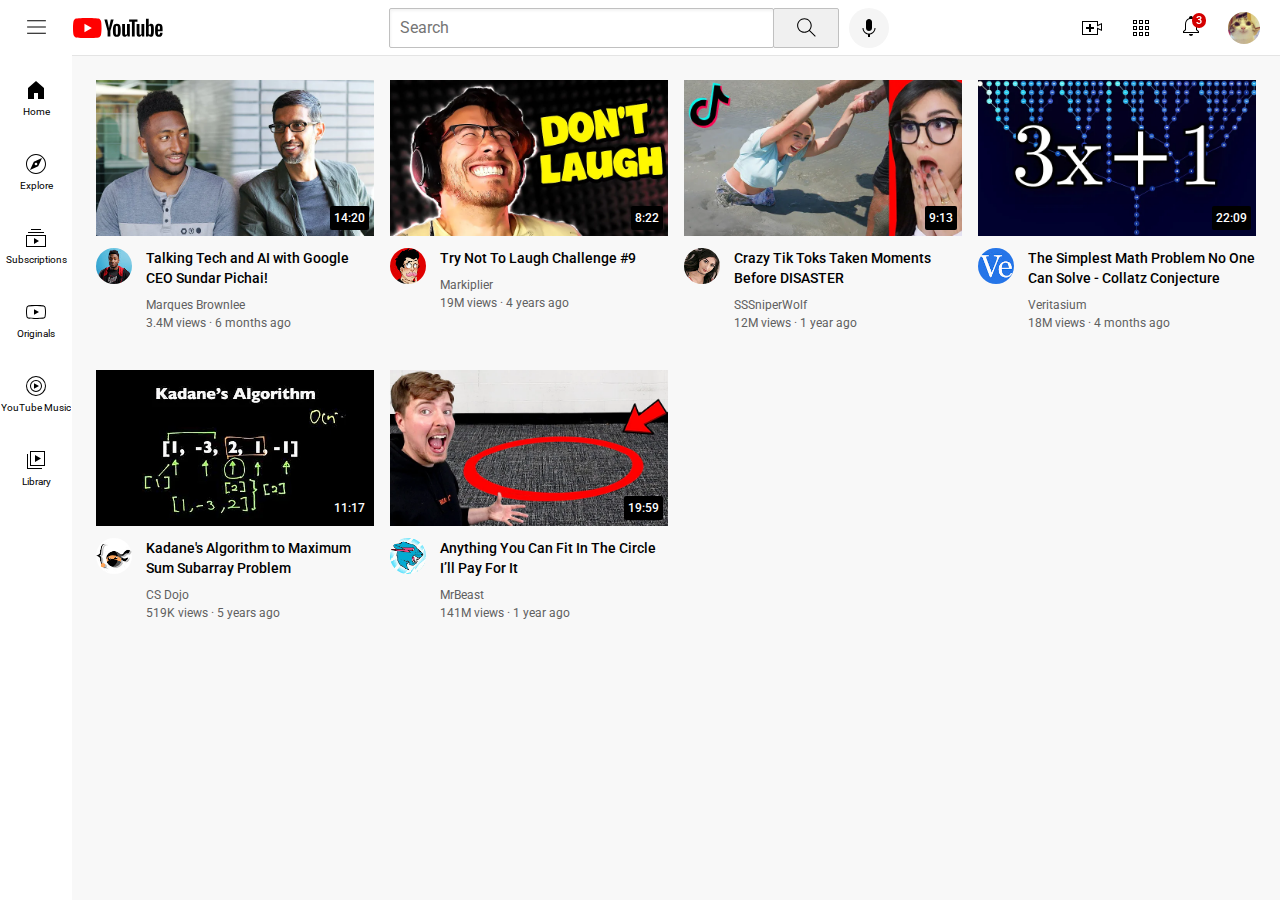
<file: index.html>
<!DOCTYPE html>
<html>
  <head>
    <title>YouTube.com Clone</title>

    <link rel="preconnect" href="https://fonts.googleapis.com">
    <link rel="preconnect" href="https://fonts.gstatic.com" crossorigin>
    <link href="https://fonts.googleapis.com/css2?family=Roboto:wght@400;500;700&display=swap" rel="stylesheet">

    <link rel="stylesheet" href="general.css">
    <link rel="stylesheet" href="header.css">
    <link rel="stylesheet" href="video.css">
    <link rel="stylesheet" href="sidebar.css">
  </head>
  <body>
    <div class="header">
      <div class="left-section">
        <img class="hamburger-menu" src="icons/hamburger-menu.svg">
        <img class="youtube-logo" src="icons/youtube-logo.svg">
      </div>
      <div class="middle-section">
        <input class="search-bar" type="text" placeholder="Search">
        <button class="search-button">
          <img class="search-icon" src="icons/search.svg">
          <div class="tooltip">Search</div>
        </button> 
        <button class="voice-search-button">
          <img class="voice-search-icon" src="icons/voice-search-icon.svg">
          <div class="tooltip">Search with your voice</div>
        </button> 
      </div>
      <div class="right-section">
        <div class="upload-icon-container">
          <img class="upload-icon" src="icons/upload.svg">
          <div class="tooltip">Create</div>
        </div>
        <img class="youtube-apps-icon" src="icons/youtube-apps.svg">
        <div class="notifications-icon-container">
          <img class="notifications-icon" src="icons/notifications.svg">
          <div class="notifications-count">3</div>
        </div>
        <img class="current-user-icon" src="icons/cat3.jpg">
      </div>
    </div>

    <div class="sidebar">
      <div class="sidebar-link">
        <img src="icons/home.svg">
        <div>Home</div>
      </div>
      <div class="sidebar-link">
        <img src="icons/explore.svg">
        <div>Explore</div>
      </div>
      <div class="sidebar-link">
        <img src="icons/subscriptions.svg">
        <div>Subscriptions</div>
      </div>
      <div class="sidebar-link">
        <img src="icons/originals.svg">
        <div>Originals</div>
      </div>
      <div class="sidebar-link">
        <img src="icons/youtube-music.svg">
        <div>YouTube Music</div>
      </div>
      <div class="sidebar-link">
        <img src="icons/library.svg">
        <div>Library</div>
      </div>
    </div>

    <div class="video-grid">
      <div class="video-preview">
        <div class="thumbnail-row">
          <img class="thumbnail" src="thumbnails/thumbnail-1.webp">
          <div class="video-time">14:20</div>
        </div>
        <div class="video-info-grid">
          <div class="channel-picture">
            <img class="profile-picture" src="channel-pictures/channel-1.jpeg">
          </div>
          <div class="video-info">
            <p class="video-title">
              Talking Tech and AI with Google CEO Sundar Pichai!
            </p>
            <p class="video-author">
              Marques Brownlee
            </p>
            <p class="video-stats">
              3.4M views &#183; 6 months ago
            </p>
          </div>
        </div>
      </div>

      <div class="video-preview">
        <div class="thumbnail-row">
          <img class="thumbnail" src="thumbnails/thumbnail-2.webp">
          <div class="video-time">8:22</div>
        </div>
        <div class="video-info-grid">
          <div class="channel-picture">
            <img class="profile-picture" src="channel-pictures/channel-2.jpeg">
          </div>
          <div class="video-info">
            <p class="video-title">
              Try Not To Laugh Challenge #9
            </p>
            <p class="video-author">
              Markiplier
            </p>
            <p class="video-stats">
              19M views &#183; 4 years ago
            </p>
          </div>
        </div>
      </div>

      <div class="video-preview">
        <div class="thumbnail-row">
          <img class="thumbnail" src="thumbnails/thumbnail-3.webp">
          <div class="video-time">9:13</div>
        </div>
        <div class="video-info-grid">
          <div class="channel-picture">
            <img class="profile-picture" src="channel-pictures/channel-3.jpeg">
          </div>
          <div class="video-info">
            <p class="video-title">
              Crazy Tik Toks Taken Moments Before DISASTER
            </p>
            <p class="video-author">
              SSSniperWolf
            </p>
            <p class="video-stats">
              12M views &#183; 1 year ago
            </p>
          </div>
        </div>
      </div>

      <div class="video-preview">
        <div class="thumbnail-row">
          <img class="thumbnail" src="thumbnails/thumbnail-4.webp">
          <div class="video-time">22:09</div>
        </div>
        <div class="video-info-grid">
          <div class="channel-picture">
            <img class="profile-picture" src="channel-pictures/channel-4.jpeg">
          </div>
          <div class="video-info">
            <p class="video-title">
              The Simplest Math Problem No One Can Solve - Collatz Conjecture
            </p>
            <p class="video-author">
              Veritasium
            </p>
            <p class="video-stats">
              18M views &#183; 4 months ago
            </p>
          </div>
        </div>
      </div>

      <div class="video-preview">
        <div class="thumbnail-row">
          <img class="thumbnail" src="thumbnails/thumbnail-5.webp">
          <div class="video-time">11:17</div>
        </div>
        <div class="video-info-grid">
          <div class="channel-picture">
            <img class="profile-picture" src="channel-pictures/channel-5.jpeg">
          </div>
          <div class="video-info">
            <p class="video-title">
              Kadane's Algorithm to Maximum Sum Subarray Problem
            </p>
            <p class="video-author">
              CS Dojo
            </p>
            <p class="video-stats">
              519K views &#183; 5 years ago
            </p>
          </div>
        </div>
      </div>

      <div class="video-preview">
        <div class="thumbnail-row">
          <img class="thumbnail" src="thumbnails/thumbnail-6.webp">
          <div class="video-time">19:59</div>
        </div>
        <div class="video-info-grid">
          <div class="channel-picture">
            <img class="profile-picture" src="channel-pictures/channel-6.jpeg">
          </div>
          <div class="video-info">
            <p class="video-title">
              Anything You Can Fit In The Circle I’ll Pay For It
            </p>
            <p class="video-author">
              MrBeast
            </p>
            <p class="video-stats">
              141M views &#183; 1 year ago
            </p>
          </div>
        </div>
      </div>
    </div>
  </body>
</html>
</file>
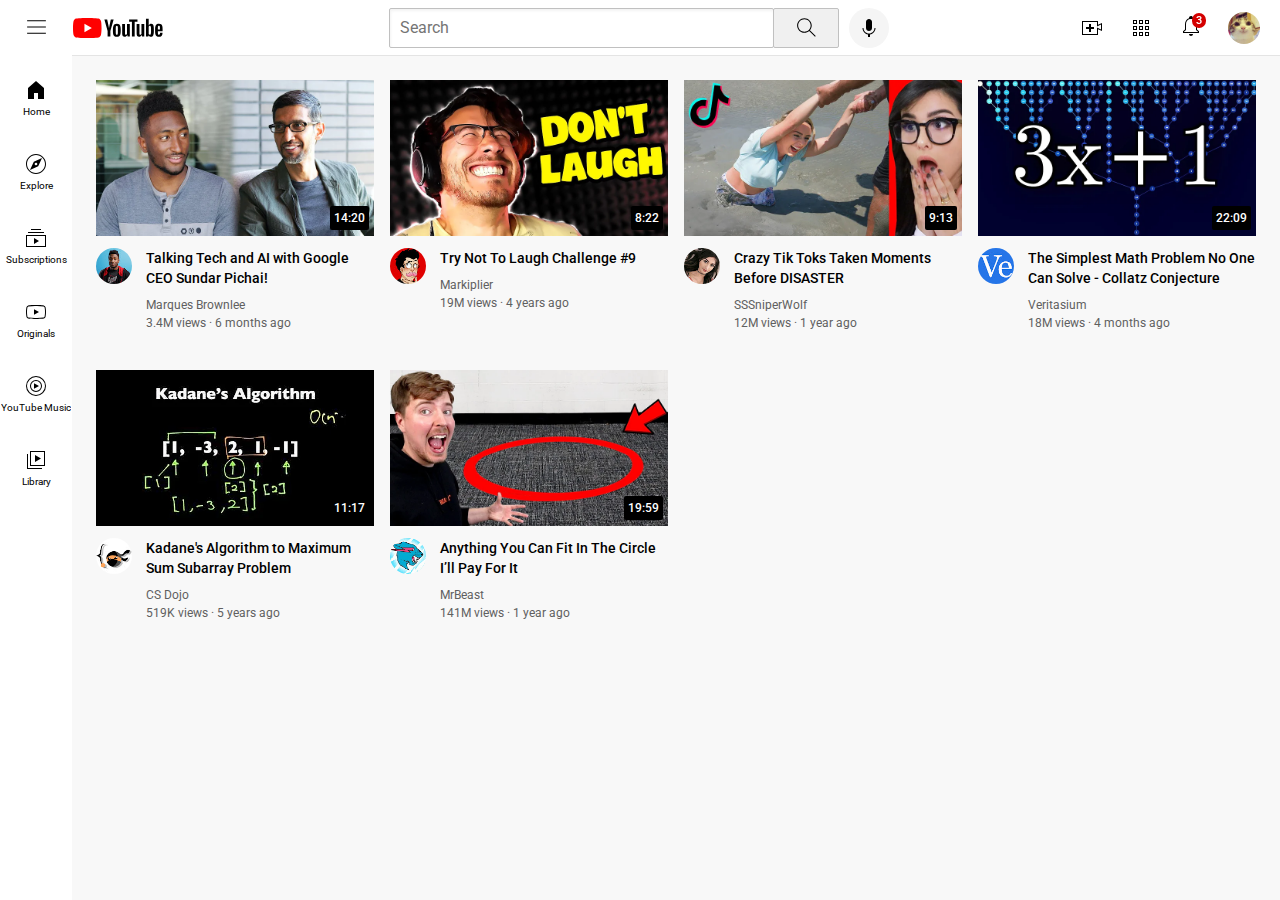
<file: youtube.html>
<!DOCTYPE html>
<html>
  <head>
    <title>YouTube.com Clone</title>

    <link rel="preconnect" href="https://fonts.googleapis.com">
    <link rel="preconnect" href="https://fonts.gstatic.com" crossorigin>
    <link href="https://fonts.googleapis.com/css2?family=Roboto:wght@400;500;700&display=swap" rel="stylesheet">

    <link rel="stylesheet" href="general.css">
    <link rel="stylesheet" href="header.css">
    <link rel="stylesheet" href="video.css">
    <link rel="stylesheet" href="sidebar.css">
  </head>
  <body>
    <div class="header">
      <div class="left-section">
        <img class="hamburger-menu" src="icons/hamburger-menu.svg">
        <img class="youtube-logo" src="icons/youtube-logo.svg">
      </div>
      <div class="middle-section">
        <input class="search-bar" type="text" placeholder="Search">
        <button class="search-button">
          <img class="search-icon" src="icons/search.svg">
          <div class="tooltip">Search</div>
        </button> 
        <button class="voice-search-button">
          <img class="voice-search-icon" src="icons/voice-search-icon.svg">
          <div class="tooltip">Search with your voice</div>
        </button> 
      </div>
      <div class="right-section">
        <div class="upload-icon-container">
          <img class="upload-icon" src="icons/upload.svg">
          <div class="tooltip">Create</div>
        </div>
        <img class="youtube-apps-icon" src="icons/youtube-apps.svg">
        <div class="notifications-icon-container">
          <img class="notifications-icon" src="icons/notifications.svg">
          <div class="notifications-count">3</div>
        </div>
        <img class="current-user-icon" src="icons/cat3.jpg">
      </div>
    </div>

    <div class="sidebar">
      <div class="sidebar-link">
        <img src="icons/home.svg">
        <div>Home</div>
      </div>
      <div class="sidebar-link">
        <img src="icons/explore.svg">
        <div>Explore</div>
      </div>
      <div class="sidebar-link">
        <img src="icons/subscriptions.svg">
        <div>Subscriptions</div>
      </div>
      <div class="sidebar-link">
        <img src="icons/originals.svg">
        <div>Originals</div>
      </div>
      <div class="sidebar-link">
        <img src="icons/youtube-music.svg">
        <div>YouTube Music</div>
      </div>
      <div class="sidebar-link">
        <img src="icons/library.svg">
        <div>Library</div>
      </div>
    </div>

    <div class="video-grid">
      <div class="video-preview">
        <div class="thumbnail-row">
          <img class="thumbnail" src="thumbnails/thumbnail-1.webp">
          <div class="video-time">14:20</div>
        </div>
        <div class="video-info-grid">
          <div class="channel-picture">
            <img class="profile-picture" src="channel-pictures/channel-1.jpeg">
          </div>
          <div class="video-info">
            <p class="video-title">
              Talking Tech and AI with Google CEO Sundar Pichai!
            </p>
            <p class="video-author">
              Marques Brownlee
            </p>
            <p class="video-stats">
              3.4M views &#183; 6 months ago
            </p>
          </div>
        </div>
      </div>

      <div class="video-preview">
        <div class="thumbnail-row">
          <img class="thumbnail" src="thumbnails/thumbnail-2.webp">
          <div class="video-time">8:22</div>
        </div>
        <div class="video-info-grid">
          <div class="channel-picture">
            <img class="profile-picture" src="channel-pictures/channel-2.jpeg">
          </div>
          <div class="video-info">
            <p class="video-title">
              Try Not To Laugh Challenge #9
            </p>
            <p class="video-author">
              Markiplier
            </p>
            <p class="video-stats">
              19M views &#183; 4 years ago
            </p>
          </div>
        </div>
      </div>

      <div class="video-preview">
        <div class="thumbnail-row">
          <img class="thumbnail" src="thumbnails/thumbnail-3.webp">
          <div class="video-time">9:13</div>
        </div>
        <div class="video-info-grid">
          <div class="channel-picture">
            <img class="profile-picture" src="channel-pictures/channel-3.jpeg">
          </div>
          <div class="video-info">
            <p class="video-title">
              Crazy Tik Toks Taken Moments Before DISASTER
            </p>
            <p class="video-author">
              SSSniperWolf
            </p>
            <p class="video-stats">
              12M views &#183; 1 year ago
            </p>
          </div>
        </div>
      </div>

      <div class="video-preview">
        <div class="thumbnail-row">
          <img class="thumbnail" src="thumbnails/thumbnail-4.webp">
          <div class="video-time">22:09</div>
        </div>
        <div class="video-info-grid">
          <div class="channel-picture">
            <img class="profile-picture" src="channel-pictures/channel-4.jpeg">
          </div>
          <div class="video-info">
            <p class="video-title">
              The Simplest Math Problem No One Can Solve - Collatz Conjecture
            </p>
            <p class="video-author">
              Veritasium
            </p>
            <p class="video-stats">
              18M views &#183; 4 months ago
            </p>
          </div>
        </div>
      </div>

      <div class="video-preview">
        <div class="thumbnail-row">
          <img class="thumbnail" src="thumbnails/thumbnail-5.webp">
          <div class="video-time">11:17</div>
        </div>
        <div class="video-info-grid">
          <div class="channel-picture">
            <img class="profile-picture" src="channel-pictures/channel-5.jpeg">
          </div>
          <div class="video-info">
            <p class="video-title">
              Kadane's Algorithm to Maximum Sum Subarray Problem
            </p>
            <p class="video-author">
              CS Dojo
            </p>
            <p class="video-stats">
              519K views &#183; 5 years ago
            </p>
          </div>
        </div>
      </div>

      <div class="video-preview">
        <div class="thumbnail-row">
          <img class="thumbnail" src="thumbnails/thumbnail-6.webp">
          <div class="video-time">19:59</div>
        </div>
        <div class="video-info-grid">
          <div class="channel-picture">
            <img class="profile-picture" src="channel-pictures/channel-6.jpeg">
          </div>
          <div class="video-info">
            <p class="video-title">
              Anything You Can Fit In The Circle I’ll Pay For It
            </p>
            <p class="video-author">
              MrBeast
            </p>
            <p class="video-stats">
              141M views &#183; 1 year ago
            </p>
          </div>
        </div>
      </div>
    </div>
  </body>
</html>
</file>
<file: general.css>
/*this contains the extra css commands which you want ot apply on the page*/
p {
  font-family: Roboto, Arial;
  margin-top: 0;
  margin-bottom: 0;
}

body {
  margin: 0;
  padding-left: 96px;
  padding-top: 80px;
  padding-right: 24px;
  background-color: rgb(248,248,248);
}
</file>
<file: header.css>
/* this contains youtube logo, searchbar, hamburger logo etc*/
.header {
  height: 55px;

  display: flex;
  flex-direction: row;
  justify-content: space-between;
  position: fixed;
  top: 0;
  left: 0;
  right: 0;
  z-index: 100;
  background-color: white;
  border-bottom-width: 1px;
  border-bottom-style: solid;
  border-bottom-color: rgb(228, 228, 228);
}

.left-section {
  display: flex;
  align-items: center;
}

.hamburger-menu{
  height: 25px;
  margin-left: 24px;
  margin-right: 24px;
}

.youtube-logo{
  height: 20px;
}

.middle-section {
  flex: 1;
  margin-left: 70px;
  margin-right: 35px;
  max-width: 500px;
  display: flex;
  align-items: center;
}

.search-bar{
  flex: 1;
  height: 36px;
  padding-left: 10px;
  font-size: 16px;
  border-radius: 2px;
  border-color: rgb(192, 192, 192);
  border-style: solid;
  border-width: 1px;
  width: 0;
  box-shadow: inset 1px 2px 3px rgba(0,0,0,0.05);
}

.search-bar::placeholder{
  font-family: Roboto, Arial;
  font-size: 16px;
}

.search-button{
  height: 40px; 
  width: 66px;
  background-color: rgb(240,240,240);
  border-style: solid;
  border-width: 1px;
  margin-left: -1px;
  border-color: rgb(192, 192, 192);
  margin-right: 10px;
  border-radius: 2px;
}

.search-button,
.voice-search-button,
.upload-icon-container{
  display: flex;
  justify-content: center;
  align-items: center;
  position: relative;
}

.search-button .tooltip,
.voice-search-button .tooltip,
.upload-icon-container .tooltip {
  font-family: Roboto, Arial;
  position: absolute;
  background-color: gray;
  color: white;
  padding-top: 4px;
  padding-bottom: 4px;
  padding-left: 8px;
  padding-right: 8px;
  border-radius: 2px;
  font-size: 12px;
  bottom: -30px;
  opacity: 0;
  transition: opacity 0.15s;
  pointer-events: none;
  white-space: nowrap;
}

.search-button:hover .tooltip,
.voice-search-button:hover .tooltip,
.upload-icon-container:hover .tooltip {
  opacity: 1;
}

.search-icon{
 height: 25px;
}

.voice-search-button{
  height: 40px;
  width: 40px;
  border-radius: 20px;
  border: none;
  background-color: rgb(245, 245, 245);
}

.voice-search-icon {
  height: 24px;
}

.right-section {
  width: 180px;
  margin-right: 20px;
  display: flex;
  align-items: center;
  justify-content: space-between;
  flex-shrink: 0;
}

.upload-icon{
  height: 24px;
}

.youtube-apps-icon{
  height: 24px;
}

.notifications-icon{
  height: 24px;
}

.notifications-icon-container {
  position: relative;
}

.current-user-icon{
  height: 32px;
  width: 32px;
  border-radius: 16px;
}

.notifications-icon-container{
  position: relative;
}

.notifications-count{
  position: absolute;
  background-color: rgb(212, 0, 0);
  color: white;
  font-family: Roboto, arial;
  font-weight: 500;
  right: -3px;
  top: -1px;
  font-size: 11px;
  padding-left: 4px;
  padding-right: 4px;
  padding-top: 1px;
  padding-bottom: 1px;
  border-radius: 8px;
}
</file>
<file: video.css>
/* this contains all about video title, thumbnail etc*/
.thumbnail {
  width: 100%;
}

.video-title {
  margin-top: 0;
  font-size: 14px;
  font-weight: 500;
  line-height: 20px;
  margin-bottom: 10px;
}

.video-info-grid {
  display: grid;
  grid-template-columns: 50px 1fr;
}

.profile-picture {
  width: 36px;
  border-radius: 50px;
}

.thumbnail-row {
  margin-bottom: 8px;
  position: relative;
}

.video-author,
.video-stats {
  font-size: 12px;
  color: rgb(96, 96, 96);
}

.video-author {
  margin-bottom: 4px;
}

.video-grid {
  display: grid;
  grid-template-columns: 1fr 1fr 1fr;
  column-gap: 16px;
  row-gap: 40px;
}

@media (max-width: 750px) {
  .video-grid {
    grid-template-columns: 1fr 1fr;
  }
}

@media (min-width: 751px) and (max-width: 999px) {
  .video-grid {
    grid-template-columns: 1fr 1fr 1fr;
  }
}

@media (min-width: 1000px) {
  .video-grid {
    grid-template-columns: 1fr 1fr 1fr 1fr;
  }
}

.video-time{
  font-family: Roboto, arial;
  background-color: black;
  color: white;
  border-radius: 2px;
  font-weight: 500;
  position: absolute;
  bottom: 10px;
  right: 5px;
  font-size: 12px;
  padding-left: 4px;
  padding-right: 4px;
  padding-top: 5px;
  padding-bottom: 5px;
  
}
</file>
<file: sidebar.css>
/*this contians all of the logos on sidebar such as home, explore etc*/
.sidebar {
  position: fixed;
  left: 0;
  bottom: 0;
  top: 55px;
  background-color: white;
  width: 72px;
  z-index: 200;
  padding-top: 5px;
}

.sidebar-link {
  height: 74px;
  display: flex;
  justify-content: center;
  align-items: center;
  flex-direction: column;
  cursor: pointer;
}

.sidebar-link:hover {
  background-color: rgb(235, 235, 235);
}

.sidebar-link img {
  height: 24px;
  margin-bottom: 4px;
}

.sidebar-link div {
  font-family: Roboto, Arial;
  font-size: 10px;
}
</file>
